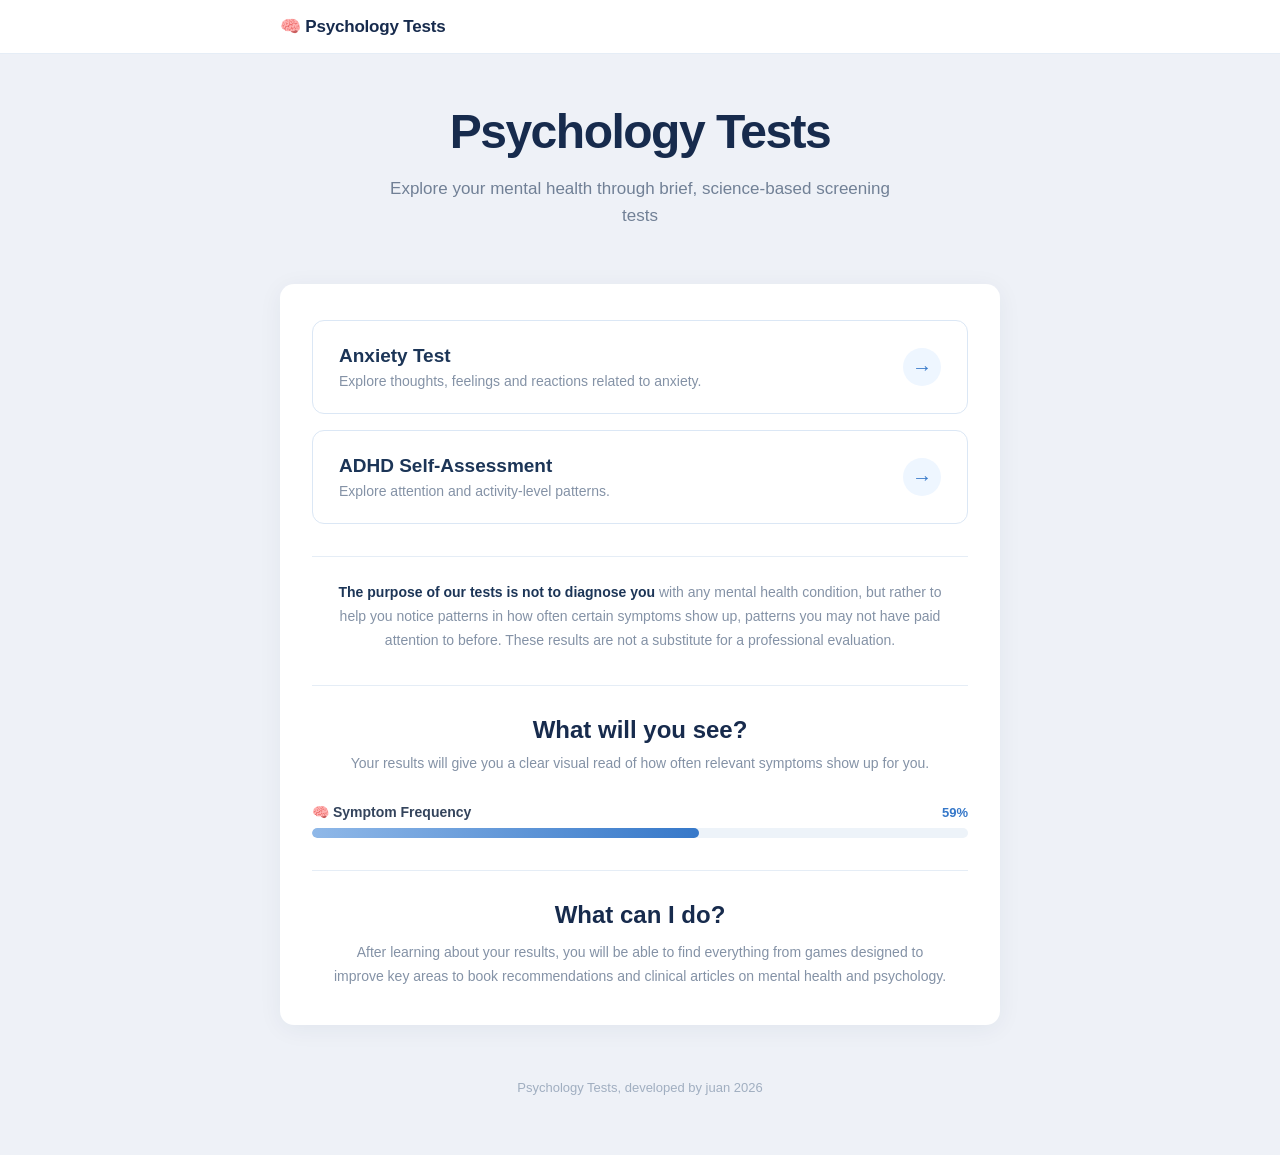
<file: index.html>
<!DOCTYPE html>
<html lang="en">
<head>
    <meta charset="UTF-8">
    <meta name="viewport" content="width=device-width, initial-scale=1.0">

    <title>Psychology Tests</title>

    <link rel="stylesheet" href="css/styles.css">
</head>

<body>

    <!-- Site header (same on every page) -->

    <header class="site-header">
        <div class="site-header-inner">
            <a href="index.html" class="site-logo">🧠 Psychology Tests</a>
        </div>
    </header>

    <main class="container">

        <!-- Page hero -->

        <header class="header">

            <h1>Psychology Tests</h1>

            <p>
                Explore your mental health through brief, science-based screening tests
            </p>

        </header>


        <!-- Content card: tests, purpose, preview, what can I do -->

        <div class="content-card">

            <!-- Tests -->

            <section class="tests">

                <a href="tests/gad7.html" class="test-card">

                    <div class="test-info">
                        <h2>Anxiety Test</h2>

                        <p>
                            Explore thoughts, feelings and reactions related to anxiety.
                        </p>
                    </div>

                    <div class="arrow">
                        →
                    </div>

                </a>


                <a href="tests/adhd.html" class="test-card">

                    <div class="test-info">
                        <h2>ADHD Self-Assessment</h2>

                        <p>
                            Explore attention and activity-level patterns.
                        </p>
                    </div>

                    <div class="arrow">
                        →
                    </div>

                </a>

            </section>


            <!-- Purpose -->

            <div class="purpose">

                <p>
                    <strong>
                        The purpose of our tests is not to diagnose you
                    </strong>
                    with any mental health condition, but rather to help you
                    notice patterns in how often certain symptoms show up,
                    patterns you may not have paid attention to before. These
                    results are not a substitute for a professional evaluation.
                </p>

            </div>


            <!-- What will you see -->

            <section class="results-preview">

                <div class="results-header">

                    <h2>What will you see?</h2>

                    <p>
                        Your results will give you a clear visual read of how
                        often relevant symptoms show up for you.
                    </p>

                </div>


                <div class="results">

                    <div class="result-item">
                        <div class="result-label">
                            <span class="result-name">🧠 Symptom Frequency</span>
                            <span class="result-percentage">0%</span>
                        </div>

                        <div class="bar-background">
                            <div class="bar-fill"></div>
                        </div>
                    </div>

                </div>

            </section>


            <!-- What can I do -->

            <section class="what-can-i-do">

                <h2>What can I do?</h2>

                <p>
                    After learning about your results, you will be able to find
                    everything from games designed to improve key areas to book
                    recommendations and clinical articles on mental health and
                    psychology.
                </p>

            </section>

        </div>


        <!-- Footer -->

        <footer class="footer">
            Psychology Tests, developed by juan 2026
        </footer>

    </main>

    <script src="js/main.js" defer></script>

</body>
</html>
</file>
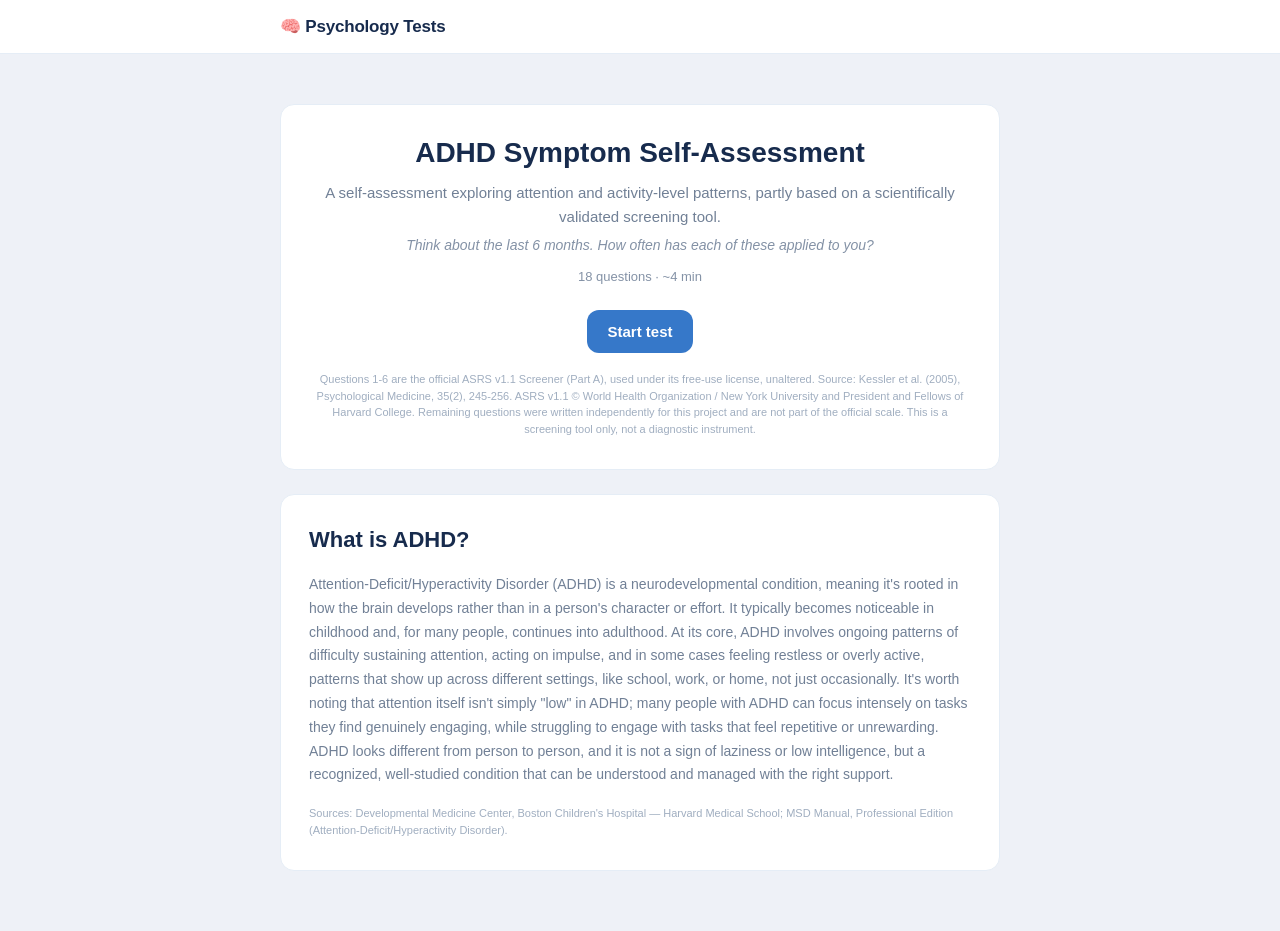
<file: tests/adhd.html>
<!DOCTYPE html>
<html lang="en">
<head>
    <meta charset="UTF-8">
    <meta name="viewport" content="width=device-width, initial-scale=1.0">

    <title>ADHD Self-Assessment — Personality Tests</title>

    <link rel="stylesheet" href="../css/styles.css">
    <link rel="stylesheet" href="../css/quiz.css">
</head>

<body>

    <!-- Site header (same on every page) -->

    <header class="site-header">
        <div class="site-header-inner">
            <a href="../index.html" class="site-logo">🧠 Psychology Tests</a>
        </div>
    </header>

    <main class="container">

        <div id="quiz-app"><!-- QuizEngine renders here --></div>

        <!-- Static info block, not part of the quiz engine -->
        <section class="quiz-card about-condition">

            <h2>What is ADHD?</h2>

            <p>
                Attention-Deficit/Hyperactivity Disorder (ADHD) is a
                neurodevelopmental condition, meaning it's rooted in how the
                brain develops rather than in a person's character or
                effort. It typically becomes noticeable in childhood and,
                for many people, continues into adulthood. At its core,
                ADHD involves ongoing patterns of difficulty sustaining
                attention, acting on impulse, and in some cases feeling
                restless or overly active, patterns that show up across
                different settings, like school, work, or home, not just
                occasionally. It's worth noting that attention itself isn't
                simply "low" in ADHD; many people with ADHD can focus
                intensely on tasks they find genuinely engaging, while
                struggling to engage with tasks that feel repetitive or
                unrewarding. ADHD looks different from person to person,
                and it is not a sign of laziness or low intelligence, but a
                recognized, well-studied condition that can be understood
                and managed with the right support.
            </p>

            <p class="quiz-attribution">
                Sources: Developmental Medicine Center, Boston Children's
                Hospital — Harvard Medical School; MSD Manual, Professional
                Edition (Attention-Deficit/Hyperactivity Disorder).
            </p>

        </section>

    </main>

    <!-- 1. Generic engine (shared by every test) -->
    <script src="../js/quiz-engine.js"></script>

    <!-- 2. This test's data (unique per test) -->
    <script src="../js/tests/adhd-data.js"></script>

    <!-- 3. Wire them together -->
    <script>
        new QuizEngine({
            container: "#quiz-app",
            testData: window.QuizData.adhd
        });
    </script>

</body>
</html>
</file>
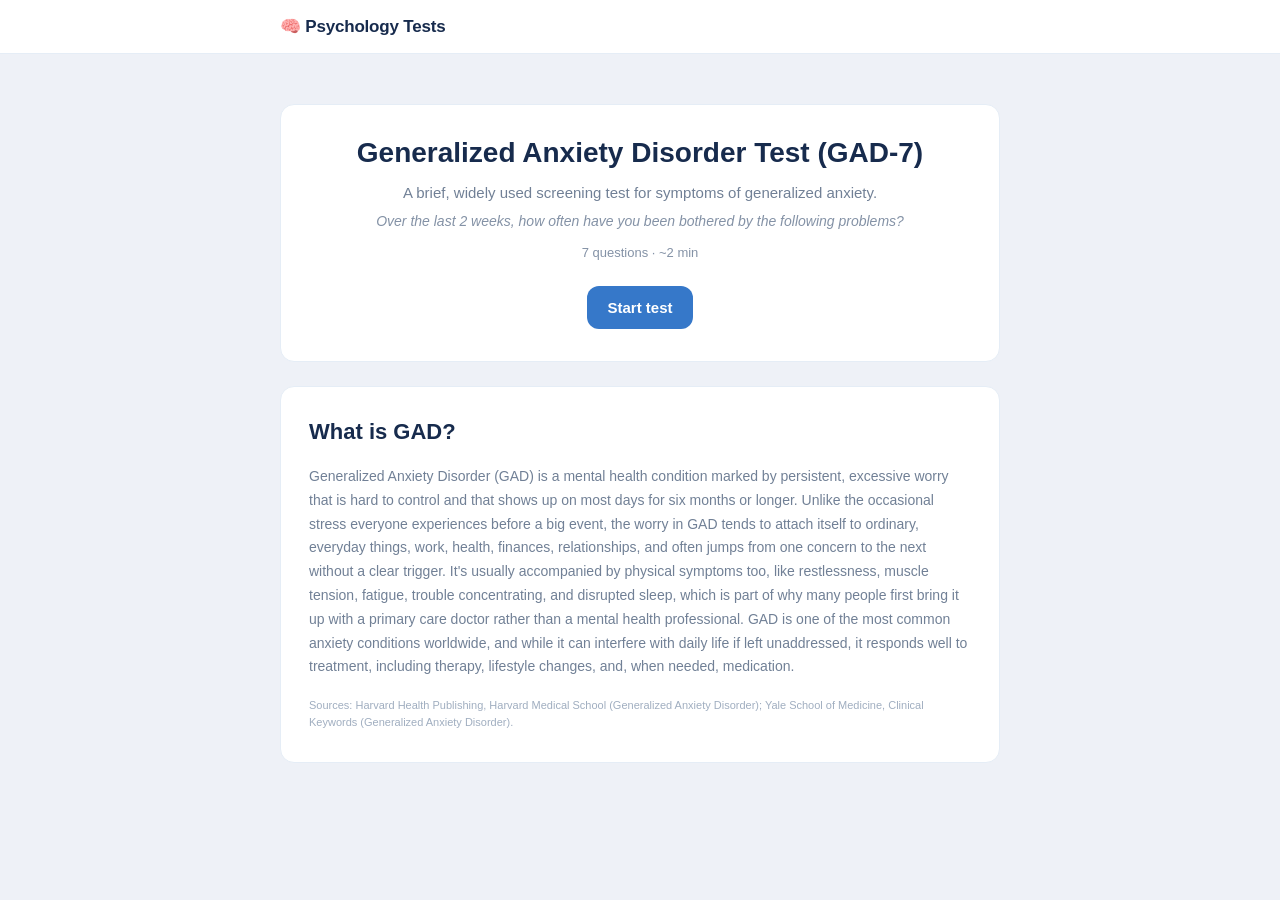
<file: tests/gad7.html>
<!DOCTYPE html>
<html lang="en">
<head>
    <meta charset="UTF-8">
    <meta name="viewport" content="width=device-width, initial-scale=1.0">

    <title>Anxiety Test (GAD-7) — Personality Tests</title>

    <link rel="stylesheet" href="../css/styles.css">
    <link rel="stylesheet" href="../css/quiz.css">
</head>

<body>

    <!-- Site header (same on every page) -->

    <header class="site-header">
        <div class="site-header-inner">
            <a href="../index.html" class="site-logo">🧠 Psychology Tests</a>
        </div>
    </header>

    <main class="container">

        <div id="quiz-app"><!-- QuizEngine renders here --></div>

        <!-- Static info block, not part of the quiz engine -->
        <section class="quiz-card about-condition">

            <h2>What is GAD?</h2>

            <p>
                Generalized Anxiety Disorder (GAD) is a mental health
                condition marked by persistent, excessive worry that is
                hard to control and that shows up on most days for six
                months or longer. Unlike the occasional stress everyone
                experiences before a big event, the worry in GAD tends to
                attach itself to ordinary, everyday things, work, health,
                finances, relationships, and often jumps from one concern
                to the next without a clear trigger. It's usually
                accompanied by physical symptoms too, like restlessness,
                muscle tension, fatigue, trouble concentrating, and
                disrupted sleep, which is part of why many people first
                bring it up with a primary care doctor rather than a
                mental health professional. GAD is one of the most common
                anxiety conditions worldwide, and while it can interfere
                with daily life if left unaddressed, it responds well to
                treatment, including therapy, lifestyle changes, and, when
                needed, medication.
            </p>

            <p class="quiz-attribution">
                Sources: Harvard Health Publishing, Harvard Medical School
                (Generalized Anxiety Disorder); Yale School of Medicine,
                Clinical Keywords (Generalized Anxiety Disorder).
            </p>

        </section>

    </main>

    <!-- 1. Generic engine (shared by every test) -->
    <script src="../js/quiz-engine.js"></script>

    <!-- 2. This test's data (unique per test) -->
    <script src="../js/tests/gad7-data.js"></script>

    <!-- 3. Wire them together -->
    <script>
        new QuizEngine({
            container: "#quiz-app",
            testData: window.QuizData.gad7
        });
    </script>

</body>
</html>
</file>
<file: css/styles.css>
/* ==========================================================================
   Variables
   ========================================================================== */

:root {
    /* Colores de texto */
    --color-text: #172033;
    --color-heading: #172b4d;
    --color-heading-alt: #1c3557;
    --color-label: #34445c;
    --color-muted: #718096;
    --color-subtle: #8492a6;
    --color-footer: #a0aec0;

    /* Colores de marca */
    --color-primary: #3678c9;
    --color-primary-light: #8fb8e8;
    --color-primary-soft: #eef6ff;

    /* Fondos y bordes */
    --color-page-bg: #eef1f7;
    --color-bg: #ffffff;
    --color-border: #dbe7f5;
    --color-border-light: #e5edf6;
    --color-track: #edf3f9;

    /* Sombra sutil para la tarjeta de contenido */
    --shadow-card: 0 4px 24px rgba(23, 43, 77, 0.06);

    /* Otros */
    --radius-md: 12px;
    --radius-lg: 14px;
    --transition: all 0.2s ease;
}

/* ==========================================================================
   Base
   ========================================================================== */

* {
    box-sizing: border-box;
    margin: 0;
    padding: 0;
}

body {
    font-family: Arial, Helvetica, sans-serif;
    background: var(--color-page-bg);
    color: var(--color-text);
    min-height: 100vh;
}

.container {
    width: 90%;
    max-width: 720px;
    margin: 0 auto;
    padding: 50px 0 60px;
}

/* ==========================================================================
   Site header (appears on every page)
   ========================================================================== */

.site-header {
    background: var(--color-bg);
    border-bottom: 1px solid var(--color-border-light);
}

.site-header-inner {
    width: 90%;
    max-width: 720px;
    margin: 0 auto;
    padding: 16px 0;
}

.site-logo {
    display: inline-block;
    font-size: 17px;
    font-weight: 700;
    letter-spacing: -0.2px;
    color: var(--color-heading);
    text-decoration: none;
}

.site-logo:hover {
    color: var(--color-primary);
}

/* ==========================================================================
   Page hero (title + intro, sits directly on the page background,
   visually separate from the white content card below it)
   ========================================================================== */

.header {
    text-align: center;
    margin-bottom: 55px;
}

.header h1 {
    font-size: 48px;
    font-weight: 700;
    letter-spacing: -1.5px;
    color: var(--color-heading);
    margin-bottom: 16px;
}

.header p {
    font-size: 17px;
    line-height: 1.6;
    color: var(--color-muted);
    max-width: 520px;
    margin: 0 auto;
}

/* ==========================================================================
   Content card (the white "body" that groups everything below the hero)
   ========================================================================== */

.content-card {
    background: var(--color-bg);
    border-radius: var(--radius-lg);
    box-shadow: var(--shadow-card);
    padding: 36px 32px;
}

/* ==========================================================================
   Test cards
   ========================================================================== */

.tests {
    display: flex;
    flex-direction: column;
    gap: 16px;
}

.test-card {
    display: flex;
    align-items: center;
    justify-content: space-between;

    padding: 24px 26px;

    background: var(--color-bg);
    border: 1px solid var(--color-border);
    border-radius: var(--radius-md);

    text-decoration: none;
    color: inherit;

    transition: var(--transition);
}

.test-card:hover {
    border-color: var(--color-primary-light);
    box-shadow: 0 6px 20px rgba(50, 100, 160, 0.08);
    transform: translateY(-2px);
}

.test-info h2 {
    font-size: 19px;
    font-weight: 600;
    color: var(--color-heading-alt);
    margin-bottom: 6px;
}

.test-info p {
    font-size: 14px;
    color: var(--color-subtle);
}

.arrow {
    width: 38px;
    height: 38px;

    display: flex;
    align-items: center;
    justify-content: center;

    border-radius: 50%;
    background: var(--color-primary-soft);
    color: var(--color-primary);

    font-size: 20px;

    transition: var(--transition);
}

.test-card:hover .arrow {
    background: var(--color-primary);
    color: var(--color-bg);
}

/* ==========================================================================
   Purpose
   ========================================================================== */

.purpose {
    margin-top: 32px;
    padding-top: 24px;
    border-top: 1px solid var(--color-border-light);
    text-align: center;
}

.purpose p {
    font-size: 14px;
    line-height: 1.7;
    color: var(--color-subtle);
    max-width: 620px;
    margin: 0 auto;
}

.purpose strong {
    color: var(--color-heading-alt);
    font-weight: 600;
}

/* ==========================================================================
   Results preview ("What will you see?")
   ========================================================================== */

.results-preview {
    margin-top: 32px;
    padding-top: 30px;
    border-top: 1px solid var(--color-border-light);
}

.results-header {
    text-align: center;
    margin-bottom: 30px;
}

.results-header h2 {
    font-size: 24px;
    font-weight: 600;
    color: var(--color-heading);
    margin-bottom: 8px;
}

.results-header p {
    font-size: 14px;
    line-height: 1.6;
    color: var(--color-subtle);
}

/* Individual result */

.result-item {
    margin-bottom: 22px;
}

.result-item:last-child {
    margin-bottom: 0;
}

.result-label {
    display: flex;
    align-items: center;
    justify-content: space-between;
    margin-bottom: 8px;
}

.result-name {
    font-size: 14px;
    font-weight: 600;
    color: var(--color-label);
}

.result-percentage {
    font-size: 13px;
    font-weight: 600;
    color: var(--color-primary);
}

/* Progress bar */

.bar-background {
    width: 100%;
    height: 10px;
    background: var(--color-track);
    border-radius: 20px;
    overflow: hidden;
}

.bar-fill {
    height: 100%;
    width: 0%;
    background: linear-gradient(
        90deg,
        var(--color-primary-light),
        var(--color-primary)
    );
    border-radius: 20px;

    transition: width 1s ease;
}

/* ==========================================================================
   What can I do
   ========================================================================== */

.what-can-i-do {
    margin-top: 32px;
    padding-top: 30px;
    border-top: 1px solid var(--color-border-light);

    text-align: center;
}

.what-can-i-do h2 {
    font-size: 24px;
    font-weight: 600;
    color: var(--color-heading);
    margin-bottom: 12px;
}

.what-can-i-do p {
    font-size: 14px;
    line-height: 1.7;
    color: var(--color-subtle);
    max-width: 620px;
    margin: 0 auto;
}

/* ==========================================================================
   Footer
   ========================================================================== */

.footer {
    text-align: center;
    margin-top: 55px;
    font-size: 13px;
    color: var(--color-footer);
}

/* ==========================================================================
   Responsive
   ========================================================================== */

@media (max-width: 600px) {

    .container {
        padding-top: 36px;
    }

    .header h1 {
        font-size: 38px;
    }

    .header p {
        font-size: 15px;
    }

    .content-card {
        padding: 26px 20px;
    }

    .test-card {
        padding: 20px;
    }

    .test-info h2 {
        font-size: 17px;
    }

    .results-header h2 {
        font-size: 22px;
    }

    .what-can-i-do h2 {
        font-size: 22px;
    }
}
</file>
<file: css/quiz.css>
/* ==========================================================================
   Quiz card (shared shell for intro / question / results screens)
   ========================================================================== */

.quiz-card {
    background: var(--color-bg);
    border: 1px solid var(--color-border-light);
    border-radius: var(--radius-lg);
    padding: 32px 28px;
}

.about-condition {
    margin-top: 24px;
}

.about-condition h2 {
    font-size: 20px;
}

.about-condition p:not(.quiz-attribution) {
    font-size: 14px;
    line-height: 1.7;
    color: var(--color-muted);
}

.quiz-card h1 {
    font-size: 28px;
    color: var(--color-heading);
    margin-bottom: 12px;
}

.quiz-card h2 {
    font-size: 22px;
    color: var(--color-heading);
    margin-bottom: 20px;
}

/* Intro screen */

.quiz-intro {
    text-align: center;
}

.quiz-description {
    color: var(--color-muted);
    font-size: 15px;
    line-height: 1.6;
    margin-bottom: 8px;
}

.quiz-instructions {
    color: var(--color-subtle);
    font-size: 14px;
    font-style: italic;
    margin-bottom: 16px;
}

.quiz-meta {
    color: var(--color-subtle);
    font-size: 13px;
    margin-bottom: 26px;
}

.quiz-attribution {
    margin-top: 18px;
    font-size: 11px;
    line-height: 1.5;
    color: var(--color-footer);
}

/* ==========================================================================
   Progress bar
   ========================================================================== */

.quiz-progress {
    width: 100%;
    height: 6px;
    background: var(--color-track);
    border-radius: 20px;
    overflow: hidden;
    margin-bottom: 20px;
}

.quiz-progress-bar {
    height: 100%;
    background: var(--color-primary);
    border-radius: 20px;
    transition: width 0.3s ease;
}

.quiz-step {
    font-size: 13px;
    color: var(--color-subtle);
    margin-bottom: 14px;
}

/* ==========================================================================
   Question + options
   ========================================================================== */

.quiz-question {
    font-size: 20px;
    color: var(--color-heading-alt);
    margin-bottom: 24px;
    line-height: 1.4;
}

.quiz-options {
    display: flex;
    flex-direction: column;
    gap: 10px;
    margin-bottom: 28px;
}

.quiz-option {
    width: 100%;
    text-align: left;
    padding: 14px 18px;

    background: var(--color-bg);
    border: 1px solid var(--color-border);
    border-radius: var(--radius-md);

    font-family: inherit;
    font-size: 15px;
    color: var(--color-text);
    cursor: pointer;

    transition: var(--transition);
}

.quiz-option:hover {
    border-color: var(--color-primary-light);
    background: var(--color-primary-soft);
}

.quiz-option.selected {
    border-color: var(--color-primary);
    background: var(--color-primary-soft);
    color: var(--color-primary);
    font-weight: 600;
}

/* ==========================================================================
   Navigation buttons
   ========================================================================== */

.quiz-nav {
    display: flex;
    justify-content: space-between;
    gap: 12px;
}

.quiz-btn {
    flex: 1;
    padding: 13px 20px;

    border: none;
    border-radius: var(--radius-md);

    font-family: inherit;
    font-size: 15px;
    font-weight: 600;
    text-align: center;
    text-decoration: none;
    cursor: pointer;

    transition: var(--transition);
}

.quiz-btn-primary {
    background: var(--color-primary);
    color: var(--color-bg);
}

.quiz-btn-primary:hover {
    opacity: 0.9;
}

.quiz-btn-primary:disabled {
    background: var(--color-border);
    color: var(--color-subtle);
    cursor: not-allowed;
}

.quiz-btn-secondary {
    background: var(--color-bg);
    border: 1px solid var(--color-border);
    color: var(--color-label);
}

.quiz-btn-secondary:hover {
    border-color: var(--color-primary-light);
}

.quiz-btn-secondary:disabled {
    color: var(--color-subtle);
    cursor: not-allowed;
}

/* ==========================================================================
   Results screen
   ========================================================================== */

.quiz-interpretation {
    font-size: 13px;
    color: var(--color-subtle);
    margin-top: 6px;
}

.quiz-disclaimer {
    margin-top: 26px;
    padding-top: 20px;
    border-top: 1px solid var(--color-border-light);

    font-size: 13px;
    line-height: 1.6;
    color: var(--color-subtle);
    text-align: center;
}

/* ==========================================================================
   Mobile
   ========================================================================== */

@media (max-width: 600px) {

    .quiz-card {
        padding: 24px 20px;
    }

    .quiz-card h1 {
        font-size: 24px;
    }

    .quiz-question {
        font-size: 18px;
    }
}
</file>
